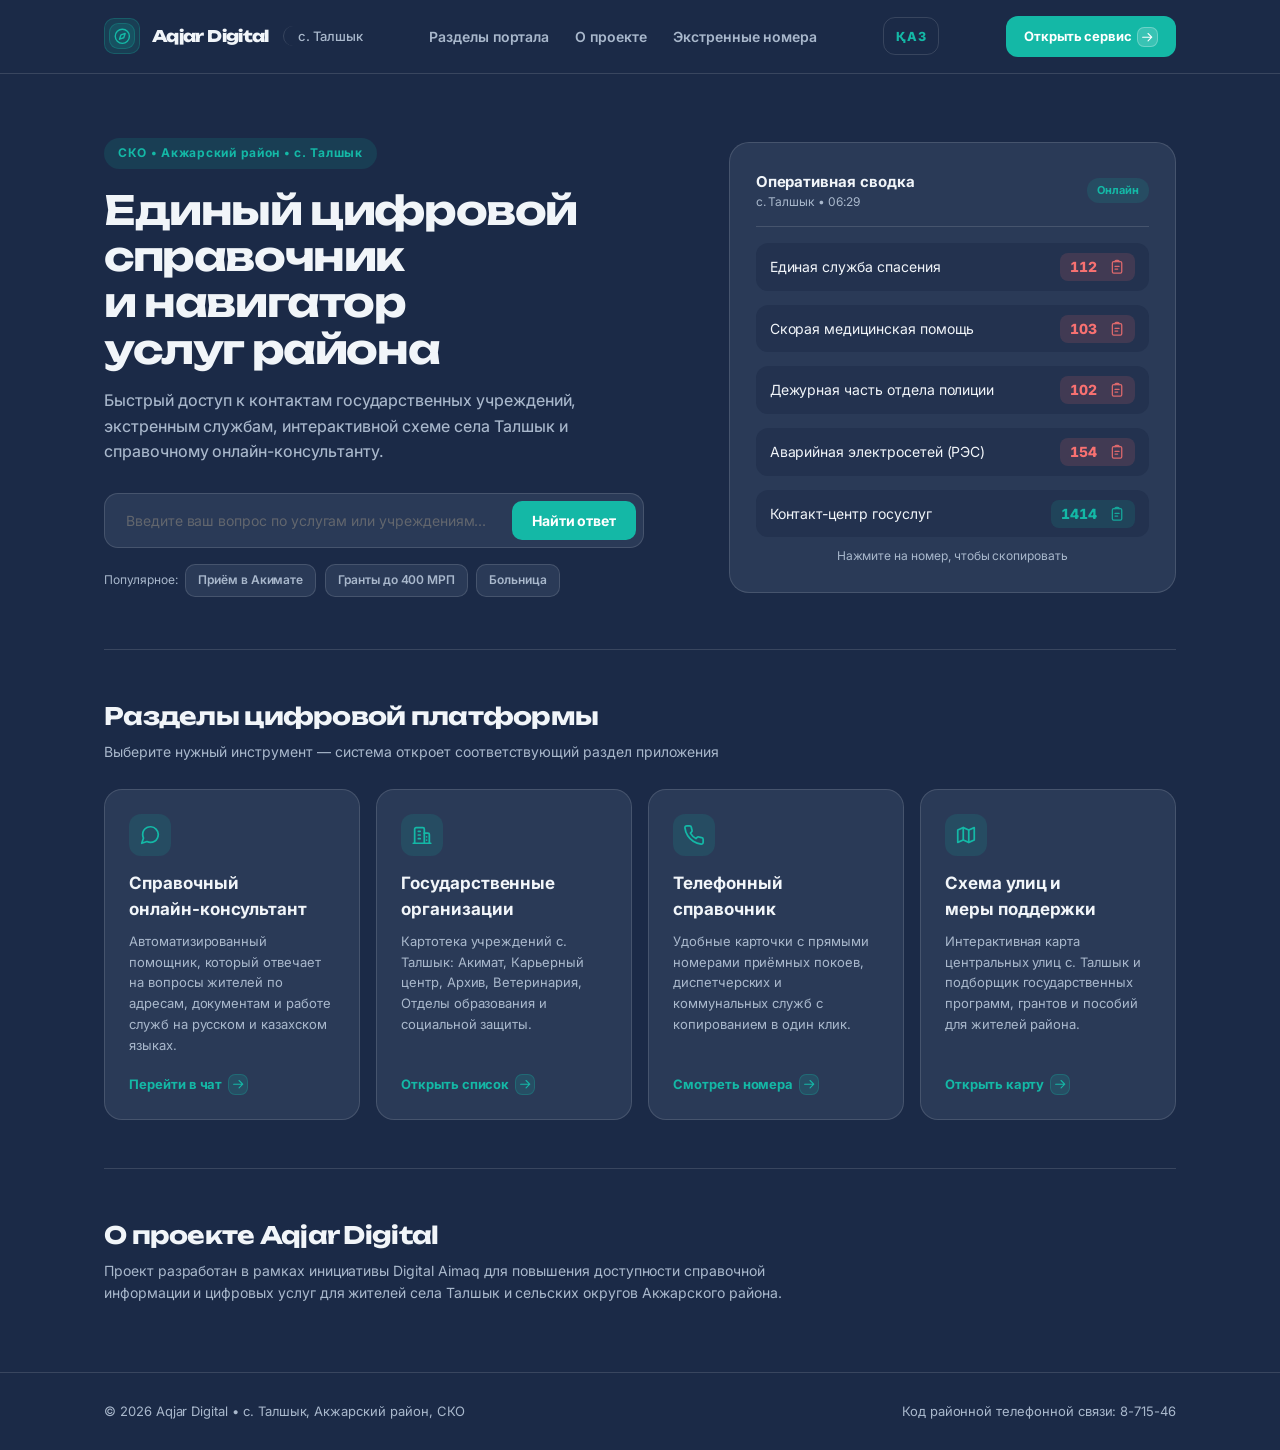
<file: index.html>
<!DOCTYPE html>
<html lang="ru">
<head>
<meta charset="UTF-8">
<meta name="viewport" content="width=device-width, initial-scale=1.0">
<title data-ru="Aqjar Digital — Главный портал с. Талшык и Акжарского района" data-kz="Aqjar Digital — Талшық ауылы мен Ақжар ауданының басты порталы">Aqjar Digital — Главный портал с. Талшык и Акжарского района</title>
<meta name="theme-color" content="#1b2a47">
<link rel="preconnect" href="https://fonts.googleapis.com">
<link rel="preconnect" href="https://fonts.gstatic.com" crossorigin>
<link href="https://fonts.googleapis.com/css2?family=Inter:wght@400;500;600;700;800&family=Tektur:wght@400..900&family=Unbounded:wght@300..900&display=swap" rel="stylesheet">
<style>
  :root {
    --bg: #1b2a47;
    --surface: #2a3a57;
    --surface-hover: #33456a;
    --input-bg: #23324f;
    --border: rgba(255, 255, 255, 0.13);
    --text: #f1f5f9;
    --muted: #a9b8cc;
    --accent: #14b8a6;
    --accent-hover: #0d9488;
    --accent-soft: rgba(20, 184, 166, 0.14);
  }
  * { box-sizing: border-box; margin: 0; padding: 0; font-family: 'Segoe UI', system-ui, sans-serif; }
  body { background-color: var(--bg); color: var(--text); line-height: 1.55; }
  a { text-decoration: none; color: inherit; }

  header { border-bottom: 1px solid var(--border); background-color: var(--bg); position: sticky; top: 0; z-index: 50; }
  .nav { max-width: 1120px; margin: 0 auto; padding: 16px 24px; display: flex; justify-content: space-between; align-items: center; gap: 16px; }
  .logo { display: flex; align-items: center; gap: 12px; font-weight: 800; font-size: 18px; }
  .logo-badge { background-color: var(--accent-soft); color: var(--accent); border: 1px solid rgba(20, 184, 166, 0.25); width: 36px; height: 36px; border-radius: 10px; display: flex; align-items: center; justify-content: center; font-size: 17px; }
  .nav-links { display: flex; gap: 26px; font-size: 14px; color: var(--muted); font-weight: 600; }
  .nav-links a:hover { color: var(--text); }
  .nav-cta { background-color: var(--accent); color: #fff; padding: 10px 18px; border-radius: 12px; font-size: 13px; font-weight: 700; transition: background-color 0.2s; }
  .nav-cta:hover { background-color: var(--accent-hover); }

  .container { max-width: 1120px; margin: 0 auto; padding: 0 24px; }

  .hero { padding: 64px 0 52px; display: grid; grid-template-columns: 1.25fr 0.95fr; gap: 36px; align-items: center; }
  @media (max-width: 860px) { .hero { grid-template-columns: 1fr; padding: 40px 0; } .nav-links { display: none; } }
  .region-tag { display: inline-block; font-size: 12px; font-weight: 700; color: var(--accent); background-color: var(--accent-soft); padding: 6px 14px; border-radius: 20px; margin-bottom: 18px; }
  .hero h1 { font-size: 40px; font-weight: 800; line-height: 1.18; letter-spacing: -0.4px; margin-bottom: 16px; }
  .hero p { font-size: 16px; color: var(--muted); margin-bottom: 28px; max-width: 530px; }

  .search-box { display: flex; gap: 8px; background-color: var(--surface); border: 1px solid var(--border); padding: 7px; border-radius: 14px; max-width: 540px; margin-bottom: 16px; }
  .search-box input { flex: 1; background-color: transparent; border: none; color: var(--text); padding: 10px 14px; font-size: 14px; outline: none; }
  .search-box button { background-color: var(--accent); color: #fff; border: none; padding: 11px 20px; border-radius: 10px; font-size: 14px; font-weight: 700; cursor: pointer; white-space: nowrap; transition: background-color 0.2s; }
  .search-box button:hover { background-color: var(--accent-hover); }
  .quick-tags { display: flex; gap: 8px; flex-wrap: wrap; align-items: center; font-size: 12px; color: var(--muted); }
  .quick-tags a { background-color: var(--surface); border: 1px solid var(--border); padding: 6px 12px; border-radius: 10px; transition: border-color 0.15s, color 0.15s; }
  .quick-tags a:hover { border-color: var(--accent); color: var(--text); }

  .summary-card { background-color: var(--surface); border: 1px solid var(--border); border-radius: 20px; padding: 26px; display: flex; flex-direction: column; gap: 14px; }
  .sum-head { display: flex; justify-content: space-between; align-items: center; border-bottom: 1px solid var(--border); padding-bottom: 14px; margin-bottom: 2px; }
  .sum-row { display: flex; justify-content: space-between; align-items: center; font-size: 14px; padding: 10px 14px; background-color: var(--input-bg); border-radius: 12px; }
  .sos-num { font-weight: 800; color: #f87171; background-color: rgba(248, 113, 113, 0.14); padding: 3px 10px; border-radius: 8px; }
  .info-num { font-weight: 800; color: var(--accent); background-color: var(--accent-soft); padding: 3px 10px; border-radius: 8px; }

  .section { padding: 48px 0; border-top: 1px solid var(--border); }
  .sec-title { font-size: 24px; font-weight: 800; margin-bottom: 6px; }
  .sec-sub { font-size: 14px; color: var(--muted); margin-bottom: 26px; }
  .grid { display: grid; grid-template-columns: repeat(auto-fit, minmax(250px, 1fr)); gap: 16px; }
  .card { background-color: var(--surface); border: 1px solid var(--border); border-radius: 18px; padding: 24px; display: flex; flex-direction: column; justify-content: space-between; gap: 18px; transition: transform 0.2s, background-color 0.2s, border-color 0.2s; }
  .card:hover { transform: translateY(-2px); background-color: var(--surface-hover); border-color: rgba(20, 184, 166, 0.4); }
  .c-icon { width: 42px; height: 42px; border-radius: 12px; background-color: var(--accent-soft); color: var(--accent); display: flex; align-items: center; justify-content: center; font-size: 20px; margin-bottom: 14px; }
  .card h3 { font-size: 17px; margin-bottom: 8px; }
  .card p { font-size: 13px; color: var(--muted); }
  .c-link { font-size: 13px; font-weight: 700; color: var(--accent); }

  footer { border-top: 1px solid var(--border); padding: 28px 0; margin-top: 20px; font-size: 13px; color: var(--muted); }
  .foot-flex { display: flex; justify-content: space-between; align-items: center; flex-wrap: wrap; gap: 12px; }
  .grid { grid-template-columns: repeat(auto-fit, minmax(min(250px, 100%), 1fr)); }
  .about-text { font-size: 14px; color: var(--muted); max-width: 720px; }
  html, body { overflow-x: hidden; }
  button.sos-num, button.info-num { border: 0; cursor: pointer; font-size: inherit; line-height: inherit; display: inline-flex; align-items: center; gap: 6px; }
  .sos-num svg.ic, .info-num svg.ic { background: none; box-shadow: none; padding: 0; width: 1em; height: 1em; vertical-align: -.15em; opacity: .85; }
  .copy-hint { font-size: 12px; color: var(--muted); text-align: center; margin-top: -4px; }
  .toast { position: fixed; left: 50%; bottom: 28px; transform: translate(-50%, 16px); background: #10b981; color: #fff; padding: 10px 18px; border-radius: 12px; font-size: 13px; font-weight: 700; z-index: 999; opacity: 0; pointer-events: none; transition: opacity .2s ease, transform .2s ease; max-width: calc(100vw - 32px); text-align: center; }
  .toast.show { opacity: 1; transform: translate(-50%, 0); }
  .hero > div, .grid > .card, .summary-card { min-width: 0; }
  .search-box input { min-width: 0; width: 100%; }
  @media (max-width: 560px) {
    .nav { padding: 12px 16px; gap: 10px; }
    .logo { font-size: 16px; gap: 8px; }
    .logo-place { display: none; }
    .nav-cta { padding: 9px 12px; font-size: 12px; white-space: nowrap; }
    .container { padding: 0 16px; }
    .hero { padding: 28px 0 32px; gap: 24px; }
    .hero h1 { font-size: 27px; }
    .hero p { font-size: 15px; margin-bottom: 20px; }
    .search-box input { min-width: 0; padding: 10px 8px; }
    .search-box button { padding: 11px 14px; }
    .summary-card { padding: 18px; }
    .sum-row { font-size: 13px; gap: 8px; }
    .section { padding: 36px 0; }
    .sec-title { font-size: 21px; }
    .card { padding: 18px; }
    .foot-flex { flex-direction: column; align-items: flex-start; }
  }
</style>
<link rel="stylesheet" href="polish.css">
</head>
<body>

<header>
  <div class="nav">
    <div class="logo">
      <a class="logo-main" href="#" onclick="event.preventDefault();window.scrollTo({top:0,behavior:'smooth'})">
        <div class="logo-badge">🧭</div>
        <div class="logo-name">Aqjar Digital</div>
      </a>
      <a class="logo-place" href="app.html?tab=r3" data-ru="с. Талшык" data-kz="Талшық а.">с. Талшык</a>
    </div>
    <nav class="nav-links">
      <a href="#services" data-ru="Разделы портала" data-kz="Портал бөлімдері">Разделы портала</a>
      <a href="#about" data-ru="О проекте" data-kz="Жоба туралы">О проекте</a>
      <a href="app.html?tab=r2" data-ru="Экстренные номера" data-kz="Шұғыл нөмірлер">Экстренные номера</a>
    </nav>
    <button type="button" id="langQ" class="lang-q" onclick="aqSetLang(window.aqLang==='kz'?'ru':'kz')" data-noi18n="1" title="Тіл / Язык">ҚАЗ</button>
    <a href="app.html" class="nav-cta" data-ru="Открыть сервис →" data-kz="Қызметті ашу →">Открыть сервис →</a>
  </div>
</header>

<main class="container">
  <section class="hero">
    <div>
      <div class="region-tag" data-ru="СКО • Акжарский район • с. Талшык" data-kz="СҚО • Ақжар ауданы • Талшық а.">СКО • Акжарский район • с. Талшык</div>
      <h1 data-ru="Единый цифровой справочник и навигатор услуг района" data-kz="Ауданның бірыңғай цифрлық анықтамалығы және қызметтер навигаторы">Единый цифровой справочник и навигатор услуг района</h1>
      <p data-ru="Быстрый доступ к контактам государственных учреждений, экстренным службам, интерактивной схеме села Талшык и справочному онлайн-консультанту." data-kz="Мемлекеттік мекемелердің байланыстарына, шұғыл қызметтерге, Талшық ауылының интерактивті сызбасына және анықтамалық онлайн-кеңесшіге жылдам қол жеткізу.">Быстрый доступ к контактам государственных учреждений, экстренным службам, интерактивной схеме села Талшык и справочному онлайн-консультанту.</p>

      <div class="search-box">
        <input type="text" id="hubQ" placeholder="Введите ваш вопрос по услугам или учреждениям..." data-ph-ru="Введите ваш вопрос по услугам или учреждениям..." data-ph-kz="Қызметтер немесе мекемелер туралы сұрағыңызды жазыңыз..." onkeydown="if(event.key==='Enter')goChat()">
        <button type="button" onclick="goChat()" data-ru="Найти ответ" data-kz="Жауап табу">Найти ответ</button>
      </div>

      <div class="quick-tags">
        <span data-ru="Популярное:" data-kz="Танымал:">Популярное:</span>
        <a href="app.html?ask=График приёма граждан в Акимате Акжарского района" data-href-ru="app.html?ask=График приёма граждан в Акимате Акжарского района" data-href-kz="app.html?ask=Ақжар ауданы әкімдігінде азаматтарды қабылдау кестесі" data-ru="Приём в Акимате" data-kz="Әкімдіктегі қабылдау">Приём в Акимате</a>
        <a href="app.html?ask=Как оформить грант до 400 МРП в Карьерном центре" data-href-ru="app.html?ask=Как оформить грант до 400 МРП в Карьерном центре" data-href-kz="app.html?ask=Мансап орталығында 400 АЕК-ке дейінгі грантты қалай рәсімдеуге болады" data-ru="Гранты до 400 МРП" data-kz="400 АЕК-ке дейінгі гранттар">Гранты до 400 МРП</a>
        <a href="app.html?ask=Телефоны регистратуры и приёмного покоя больницы в Талшыке" data-href-ru="app.html?ask=Телефоны регистратуры и приёмного покоя больницы в Талшыке" data-href-kz="app.html?ask=Талшықтағы аурухананың тіркеу орны мен қабылдау бөлімінің телефондары" data-ru="Больница" data-kz="Аурухана">Больница</a>
      </div>
    </div>

    <div class="summary-card">
      <div class="sum-head">
        <div>
          <b style="font-size:15px" data-ru="Оперативная сводка" data-kz="Жедел мәлімет">Оперативная сводка</b>
          <div style="font-size:12px;color:var(--muted)" id="hubClock">с. Талшык • Загрузка времени...</div>
        </div>
        <span style="font-size:11px;font-weight:700;color:var(--accent);background-color:var(--accent-soft);padding:4px 10px;border-radius:12px">Онлайн</span>
      </div>
      <div class="sum-row"><span data-ru="Единая служба спасения" data-kz="Бірыңғай құтқару қызметі">Единая служба спасения</span><button type="button" class="sos-num" onclick="cp('112')" aria-label="112">112 📋</button></div>
      <div class="sum-row"><span data-ru="Скорая медицинская помощь" data-kz="Жедел медициналық жәрдем">Скорая медицинская помощь</span><button type="button" class="sos-num" onclick="cp('103')" aria-label="103">103 📋</button></div>
      <div class="sum-row"><span data-ru="Дежурная часть отдела полиции" data-kz="АПБ кезекші бөлімі">Дежурная часть отдела полиции</span><button type="button" class="sos-num" onclick="cp('102')" aria-label="102">102 📋</button></div>
      <div class="sum-row"><span data-ru="Аварийная электросетей (РЭС)" data-kz="Электр желілерінің апаттық қызметі (АЭЖ)">Аварийная электросетей (РЭС)</span><button type="button" class="sos-num" onclick="cp('154')" aria-label="154">154 📋</button></div>
      <div class="sum-row"><span data-ru="Контакт-центр госуслуг" data-kz="Мемлекеттік қызметтер байланыс орталығы">Контакт-центр госуслуг</span><button type="button" class="info-num" onclick="cp('1414')" aria-label="1414">1414 📋</button></div>
      <div class="copy-hint" data-ru="Нажмите на номер, чтобы скопировать" data-kz="Көшіру үшін нөмірді басыңыз">Нажмите на номер, чтобы скопировать</div>
    </div>
  </section>

  <section class="section" id="services">
    <h2 class="sec-title" data-ru="Разделы цифровой платформы" data-kz="Цифрлық платформа бөлімдері">Разделы цифровой платформы</h2>
    <p class="sec-sub" data-ru="Выберите нужный инструмент — система откроет соответствующий раздел приложения" data-kz="Қажетті құралды таңдаңыз — жүйе қолданбаның сәйкес бөлімін ашады">Выберите нужный инструмент — система откроет соответствующий раздел приложения</p>

    <div class="grid">
      <a href="app.html?tab=r1" class="card">
        <div>
          <div class="c-icon">💬</div>
          <h3 data-ru="Справочный онлайн-консультант" data-kz="Анықтамалық онлайн-кеңесші">Справочный онлайн-консультант</h3>
          <p data-ru="Автоматизированный помощник, который отвечает на вопросы жителей по адресам, документам и работе служб на русском и казахском языках." data-kz="Тұрғындардың мекенжайлар, құжаттар және қызметтердің жұмысы туралы сұрақтарына орыс және қазақ тілдерінде жауап беретін автоматтандырылған көмекші.">Автоматизированный помощник, который отвечает на вопросы жителей по адресам, документам и работе служб на русском и казахском языках.</p>
        </div>
        <div class="c-link" data-ru="Перейти в чат →" data-kz="Чатқа өту →">Перейти в чат →</div>
      </a>

      <a href="app.html?tab=r3" class="card">
        <div>
          <div class="c-icon">🏢</div>
          <h3 data-ru="Государственные организации" data-kz="Мемлекеттік ұйымдар">Государственные организации</h3>
          <p data-ru="Картотека учреждений с. Талшык: Акимат, Карьерный центр, Архив, Ветеринария, Отделы образования и социальной защиты." data-kz="Талшық ауылы мекемелерінің картотекасы: Әкімдік, Мансап орталығы, Архив, Ветеринария, білім және әлеуметтік қорғау бөлімдері.">Картотека учреждений с. Талшык: Акимат, Карьерный центр, Архив, Ветеринария, Отделы образования и социальной защиты.</p>
        </div>
        <div class="c-link" data-ru="Открыть список →" data-kz="Тізімді ашу →">Открыть список →</div>
      </a>

      <a href="app.html?tab=r2" class="card">
        <div>
          <div class="c-icon">📞</div>
          <h3 data-ru="Телефонный справочник" data-kz="Телефон анықтамалығы">Телефонный справочник</h3>
          <p data-ru="Удобные карточки с прямыми номерами приёмных покоев, диспетчерских и коммунальных служб с копированием в один клик." data-kz="Қабылдау бөлмелерінің, диспетчерлік және коммуналдық қызметтердің тікелей нөмірлері бар ыңғайлы карточкалар — бір басумен көшіру.">Удобные карточки с прямыми номерами приёмных покоев, диспетчерских и коммунальных служб с копированием в один клик.</p>
        </div>
        <div class="c-link" data-ru="Смотреть номера →" data-kz="Нөмірлерді көру →">Смотреть номера →</div>
      </a>

      <a href="app.html?tab=r3" class="card">
        <div>
          <div class="c-icon">🗺️</div>
          <h3 data-ru="Схема улиц и меры поддержки" data-kz="Көшелер сызбасы және қолдау шаралары">Схема улиц и меры поддержки</h3>
          <p data-ru="Интерактивная карта центральных улиц с. Талшык и подборщик государственных программ, грантов и пособий для жителей района." data-kz="Талшық ауылы орталық көшелерінің интерактивті картасы және аудан тұрғындарына арналған мемлекеттік бағдарламалар, гранттар мен жәрдемақылар іріктегіші.">Интерактивная карта центральных улиц с. Талшык и подборщик государственных программ, грантов и пособий для жителей района.</p>
        </div>
        <div class="c-link" data-ru="Открыть карту →" data-kz="Картаны ашу →">Открыть карту →</div>
      </a>
    </div>
  </section>

  <section class="section" id="about">
    <h2 class="sec-title" data-ru="О проекте Aqjar Digital" data-kz="Aqjar Digital жобасы туралы">О проекте Aqjar Digital</h2>
    <p class="about-text" data-ru="Проект разработан в рамках инициативы Digital Aimaq для повышения доступности справочной информации и цифровых услуг для жителей села Талшык и сельских округов Акжарского района." data-kz="Жоба Талшық ауылы мен Ақжар ауданының ауылдық округтері тұрғындары үшін анықтамалық ақпарат пен цифрлық қызметтердің қолжетімділігін арттыру мақсатында Digital Aimaq бастамасы аясында әзірленді.">Проект разработан в рамках инициативы Digital Aimaq для повышения доступности справочной информации и цифровых услуг для жителей села Талшык и сельских округов Акжарского района.</p>
  </section>
</main>

<footer>
  <div class="container foot-flex">
    <div data-ru="© 2026 Aqjar Digital • с. Талшык, Акжарский район, СКО" data-kz="© 2026 Aqjar Digital • Талшық а., Ақжар ауданы, СҚО">© 2026 Aqjar Digital • с. Талшык, Акжарский район, СКО</div>
    <div data-ru="Код районной телефонной связи: 8-715-46" data-kz="Аудандық телефон байланысының коды: 8-715-46">Код районной телефонной связи: 8-715-46</div>
  </div>
</footer>

<div class="toast" id="toast" role="status" aria-live="polite"></div>

<script>
var toastTimer;
function showToast(msg) {
  var t = document.getElementById("toast");
  if (!t) return;
  t.textContent = msg;
  t.classList.add("show");
  clearTimeout(toastTimer);
  toastTimer = setTimeout(function() { t.classList.remove("show"); }, 1800);
}
// копирование номера: современный способ + запасной (для http:// и старых браузеров)
function cp(v) {
  var kz = window.aqLang === "kz";
  var done = function() { showToast((kz ? "✓ Көшірілді: " : "✓ Скопировано: ") + v); };
  var fallback = function() {
    var a = document.createElement("textarea");
    a.value = v;
    a.setAttribute("readonly", "");
    a.style.cssText = "position:fixed;top:0;left:0;opacity:0;font-size:16px";
    document.body.appendChild(a);
    a.select();
    a.setSelectionRange(0, v.length);
    var ok = false;
    try { ok = document.execCommand("copy"); } catch (e) {}
    document.body.removeChild(a);
    if (ok) done(); else showToast((kz ? "Көшіру мүмкін болмады: " : "Не удалось скопировать: ") + v);
  };
  if (navigator.clipboard && window.isSecureContext) navigator.clipboard.writeText(v).then(done, fallback);
  else fallback();
}
function goChat() {
  var el = document.getElementById("hubQ");
  var v = el ? el.value.trim() : "";
  location.href = "app.html" + (v ? "?ask=" + encodeURIComponent(v) : "?tab=r1");
}
function hubTick() {
  var el = document.getElementById("hubClock");
  if (!el) return;
  var d = new Date(Date.now() + 5 * 3600 * 1000); // Казахстан UTC+5
  var p = function(n) { return String(n).padStart(2, "0"); };
  el.textContent = (window.aqLang === "kz" ? "Талшық а. • " : "с. Талшык • ") + p(d.getUTCHours()) + ":" + p(d.getUTCMinutes());
}
hubTick();
setInterval(hubTick, 30000);
document.addEventListener("aqi18n", hubTick);
</script>
<script src="icons.js"></script>
<script src="i18n.js"></script>
</body>
</html>
</file>
<file: polish.css>
/* polish.css — шрифты, типографика, анимации кнопок и подложки иконок.

   Шрифты (все из Google Fonts, подключены в <head> app.html и index.html):
     • Unbounded — главные заголовки и надпись «Aqjar AI»   → --font-display
     • Tektur    — карточки справочника и погода            → --font-tech
     • Inter     — весь остальной текст и запасной шрифт     → --font
   Если в шрифте нет какой-то казахской буквы (Ә Ғ Қ Ң Ө Ұ Ү Һ І), браузер возьмёт только эту
   букву из Inter — «квадратиков» не будет. Для казахского языка (html[lang="kk"]) размеры
   дисплейных шрифтов уменьшены, т.к. казахские слова длиннее. */

:root {
  --font: 'Inter', system-ui, -apple-system, 'Segoe UI', Roboto, 'Helvetica Neue', Arial, 'Noto Sans', sans-serif;
  --font-display: 'Unbounded', 'Inter', system-ui, -apple-system, 'Segoe UI', Roboto, Arial, sans-serif;
  --font-tech: 'Tektur', 'Inter', system-ui, -apple-system, 'Segoe UI', Roboto, Arial, sans-serif;
}

*, *::before, *::after { font-family: var(--font); }

html {
  -webkit-font-smoothing: antialiased;
  -moz-osx-font-smoothing: grayscale;
  text-rendering: optimizeLegibility;
  font-synthesis: none;
}
body { font-weight: 400; letter-spacing: -0.003em; font-kerning: normal; }

/* =====================================================================
   1. UNBOUNDED — главные заголовки и «Aqjar AI»
   ===================================================================== */
.brand, .top-brand, .logo-name,
.hb-title, .hero h1, .sec-title,
#p2 h2, #p3 h2, #p4 h2, .rv-wrap h2,
.lv-head h3, .gm-box h3, .rt-box h3, .org-gis-side h3, .rv-box h3, #gvTitle, .gv-bar h3 {
  font-family: var(--font-display) !important;
  text-wrap: balance;
  overflow-wrap: break-word;
}
.hb-title, .hero h1 {
  font-weight: 700;
  letter-spacing: -0.035em;
  line-height: 1.16;
  font-size: clamp(22px, 2.5vw, 30px);
}
.hero h1 { font-size: clamp(28px, 3.5vw, 40px); }
.sec-title { font-weight: 700; letter-spacing: -0.03em; font-size: clamp(20px, 2.1vw, 24px); }
#p2 h2, #p3 h2, .rv-wrap h2 {
  font-weight: 700; letter-spacing: -0.03em; font-size: 19px; line-height: 1.25;
}
.lv-head h3, .gm-box h3, .rt-box h3, .org-gis-side h3, .rv-box h3, #gvTitle, .gv-bar h3 {
  font-weight: 650; letter-spacing: -0.025em; font-size: 16px; line-height: 1.3;
}

/* надпись Aqjar AI */
.brand {
  font-size: 21px; font-weight: 800; letter-spacing: -0.04em; color: var(--ac);
  cursor: pointer; width: fit-content; transform-origin: left center;
  display: inline-flex; align-items: center; gap: .1em;
}
.top-brand {
  font-weight: 800 !important; letter-spacing: -0.04em; font-size: 16px !important;
  cursor: pointer; display: inline-block; transform-origin: left center;
}
.logo { cursor: pointer; transform-origin: left center; }
.logo > div:last-child { font-weight: 800; letter-spacing: -0.04em; font-size: 16px; }

/* =====================================================================
   2. TEKTUR — карточки справочника и прогноз погоды
   ===================================================================== */
#p2 .card, #p2 .card *,
#p2 .akzhar-slide, #p2 .akzhar-slide *,
#p2 .cards p,
.w-card, .w-card * {
  font-family: var(--font-tech) !important;
}
#p2 .card h3, #p2 .card-title { font-weight: 700; letter-spacing: 0; }
#p2 .card p, #p2 .card-extra, #p2 .card-footer { font-weight: 500; letter-spacing: .01em; }
#p2 .ph, #p2 .card-number, #p2 .card-extra strong { font-weight: 700; letter-spacing: .02em; }
#p2 .card-number { font-size: 36px; font-weight: 800; letter-spacing: 0; }
#p2 .card-badge { font-weight: 700; letter-spacing: .1em; }
#p2 .btn { font-weight: 700; letter-spacing: .03em; }
.w-temp { font-weight: 800; letter-spacing: 0; font-size: 26px; }
.w-desc { font-weight: 600; letter-spacing: .02em; }
.w-wind { font-weight: 500; letter-spacing: .02em; }

/* =====================================================================
   3. КАЗАХСКИЙ ЯЗЫК: те же шрифты, но подогнаны под длинные слова и свои буквы
   ===================================================================== */
html[lang="kk"] .brand, html[lang="kk"] .top-brand, html[lang="kk"] .logo > div:last-child { letter-spacing: -0.03em; }
html[lang="kk"] .hb-title { font-size: clamp(19px, 2.1vw, 25px); letter-spacing: -0.03em; line-height: 1.22; font-weight: 650; }
html[lang="kk"] .hero h1 { font-size: clamp(24px, 3vw, 34px); letter-spacing: -0.03em; line-height: 1.2; font-weight: 650; }
html[lang="kk"] .sec-title { font-size: clamp(18px, 1.9vw, 22px); font-weight: 650; line-height: 1.25; }
html[lang="kk"] #p2 h2, html[lang="kk"] #p3 h2, html[lang="kk"] .rv-wrap h2 { font-size: 16.5px; font-weight: 650; }
html[lang="kk"] .lv-head h3, html[lang="kk"] .gm-box h3, html[lang="kk"] .rt-box h3,
html[lang="kk"] .org-gis-side h3, html[lang="kk"] .rv-box h3,
html[lang="kk"] #gvTitle, html[lang="kk"] .gv-bar h3 { font-size: 14.5px; font-weight: 600; line-height: 1.35; }
/* Tektur: чуть компактнее и без растяжки, чтобы длинные казахские строки не вылезали из карточек */
html[lang="kk"] #p2 .card h3, html[lang="kk"] #p2 .card-title { font-size: 14.5px; line-height: 1.25; }
html[lang="kk"] #p2 .card p, html[lang="kk"] #p2 .card-extra, html[lang="kk"] #p2 .card-footer { letter-spacing: 0; }
html[lang="kk"] #p2 .card-badge { letter-spacing: .05em; font-size: 9.5px; }
html[lang="kk"] #p2 .card-extra { font-size: 11.5px; }
html[lang="kk"] #p2 .btn { letter-spacing: 0; }
html[lang="kk"] .w-desc, html[lang="kk"] .w-wind { letter-spacing: 0; }
html[lang="kk"] #p2 .card *, html[lang="kk"] #p2 .akzhar-slide *, html[lang="kk"] .w-card * { overflow-wrap: anywhere; }

@media (max-width: 768px) {
  .hb-title { font-size: 20px; }
  .hero h1 { font-size: 25px; }
  .brand { font-size: 19px; }
  html[lang="kk"] .hb-title { font-size: 17.5px; }
  html[lang="kk"] .hero h1 { font-size: 22px; }
}

/* =====================================================================
   4. ОСТАЛЬНАЯ ТИПОГРАФИКА
   ===================================================================== */
h1, h2, h3 { text-wrap: balance; }
h3 { font-weight: 700; }
p, .msg, .hb-sub, .sec-sub, .about-text, .rt-sub, .gm-sub, .rv-sub, .card p, .iitem { line-height: 1.6; }
.msg { line-height: 1.55; font-size: 14.5px; }
.hb-sub, .hero p { font-weight: 450; }
.sub, .badge, .lv-time, .rt-sub, .gm-sub { font-weight: 500; }
.top b { letter-spacing: -0.02em; font-weight: 800; }

.tbtn, .btn, .chip, .hb-pchip, .nav-cta, button { letter-spacing: -0.006em; }
.tbtn { font-weight: 600; font-size: 13.5px; }
.btn, .chip, .gm-btn, .rv-btn, .rt-go, .nav-cta { font-weight: 700; }
.chip, .hb-pchip, .quick-tags a { font-weight: 600; }
.badge b { letter-spacing: .08em; font-weight: 800; }
.hb-region, .region-tag, .org-gis-tag { letter-spacing: .06em; font-weight: 700; }

.ph, .card-number, .card-extra strong, .sos-num, .info-num, .hb-sos-btn,
.lv-time, .lv-st, .gm-time, .gm-final, .gm-bar, .w-temp, .w-wind, #hbStatus,
.rt-time, .rt-num, .rv-avg-n {
  font-variant-numeric: tabular-nums;
}
input, textarea, select { letter-spacing: -0.004em; }
input::placeholder, textarea::placeholder { font-weight: 400; opacity: .75; }

.gis-icon .gl { font-family: var(--font) !important; font-weight: 800 !important; letter-spacing: -0.005em; }
.leaflet-container, .leaflet-tooltip, .leaflet-popup-content { font-family: var(--font) !important; }

/* кнопки быстрой смены языка */
.langq, .lang-q {
  background: var(--cd, transparent); border: 1px solid var(--bd, var(--border)); color: var(--ac, var(--accent));
  height: 36px; padding: 0 12px; border-radius: 18px;
  font-size: 12px; font-weight: 800; letter-spacing: .06em; cursor: pointer;
}
.lang-q { height: 38px; border-radius: 12px; font-size: 12.5px; background: transparent; }
.langq:hover { background: var(--ac); color: #fff; border-color: var(--ac); }
.lang-q:hover { background: var(--accent); color: #fff; border-color: var(--accent); }

::selection { background: rgba(20, 184, 166, .35); }
html { scroll-behavior: smooth; }

/* =====================================================================
   5. КНОПКИ «ЖИВЫЕ»: при наведении плавно уменьшаются, при нажатии «вдавливаются»
   ===================================================================== */
button, .btn, .tbtn, .chip, .hb-pchip, .quick-tags a, .nav-cta, .nav-links a,
.gear, .langq, .lang-q, .inbtn, .gm-btn, .rv-btn, .rv-star, .rv-del, .rt-go, .rt-chip,
.lv-act, .lv-fbtn, .hb-sos-btn, .gv-b, .gv-chip, .gis-tp-btn, .ph, .sw, .mob-burger,
.brand, .top-brand, .logo, .hb-search button, .search-box button {
  transition:
    transform .38s cubic-bezier(.2, 1.35, .35, 1),
    box-shadow .3s ease, background-color .22s ease, color .22s ease,
    border-color .22s ease, filter .22s ease, opacity .2s ease;
  will-change: transform;
  -webkit-tap-highlight-color: transparent;
}
@media (hover: hover) {
  button:not(:disabled):hover, .btn:hover, .tbtn:hover, .chip:hover, .hb-pchip:hover,
  .quick-tags a:hover, .nav-cta:hover, .nav-links a:hover, .gear:hover, .langq:hover, .lang-q:hover,
  .inbtn:hover, .gm-btn:hover, .rv-btn:hover, .rv-star:hover, .rv-del:hover, .rt-go:hover,
  .rt-chip:hover, .lv-act:hover, .lv-fbtn:hover, .hb-sos-btn:hover, .gv-b:hover, .gv-chip:hover,
  .gis-tp-btn:hover, .ph:hover, .sw:hover, .mob-burger:hover, .brand:hover, .top-brand:hover, .logo:hover {
    transform: scale(.93);
    box-shadow: 0 6px 18px rgba(0, 0, 0, .28), 0 0 0 3px rgba(20, 184, 166, .16);
    filter: brightness(1.08) saturate(1.1);
  }
  .tbtn:hover { transform: scale(.96) translateX(3px); }
  .brand:hover, .top-brand:hover, .logo:hover { box-shadow: none; filter: brightness(1.15); transform: scale(.92); }
}
button:not(:disabled):active, .btn:active, .tbtn:active, .chip:active, .hb-pchip:active,
.quick-tags a:active, .nav-cta:active, .gear:active, .langq:active, .lang-q:active, .inbtn:active,
.gm-btn:active, .rv-btn:active, .rt-go:active, .rt-chip:active, .lv-act:active, .lv-fbtn:active,
.hb-sos-btn:active, .gv-b:active, .gv-chip:active, .gis-tp-btn:active, .ph:active, .sw:active,
.mob-burger:active, .brand:active, .top-brand:active, .logo:active {
  transform: scale(.86);
  transition-duration: .12s;
  box-shadow: none;
  opacity: 1;
}
.brand:focus-visible, .top-brand:focus-visible, .logo:focus-visible, button:focus-visible {
  outline: 2px solid var(--ac, var(--accent)); outline-offset: 3px; border-radius: 10px;
}
@media (prefers-reduced-motion: reduce) {
  button, .btn, .tbtn, .chip, .brand, .top-brand, .logo { transition: none !important; }
  button:hover, .btn:hover, .tbtn:hover, .chip:hover, .brand:hover { transform: none !important; }
  html { scroll-behavior: auto; }
}

/* =====================================================================
   6. ИКОНКИ С ПОДЛОЖКОЙ — чтобы не сливались с фоном
   Подложка и рамка берут цвет самой иконки (currentColor), поэтому одинаково хорошо
   видны на тёмном, светлом, бирюзовом и красном фоне.
   ===================================================================== */
svg.ic {
  box-sizing: content-box;
  width: 1.05em; height: 1.05em;
  padding: .26em;
  border-radius: .55em;
  vertical-align: -.46em;
  background: rgba(148, 163, 184, .2);
  background: color-mix(in srgb, currentColor 16%, transparent);
  box-shadow: inset 0 0 0 1px rgba(148, 163, 184, .28);
  box-shadow: inset 0 0 0 1px color-mix(in srgb, currentColor 26%, transparent);
  stroke-width: 1.9;
}
/* где у иконки уже есть своя плашка — вторую не рисуем */
.hb-cicon svg.ic, .c-icon svg.ic,
button > svg.ic:only-child, .gear svg.ic, .mob-burger svg.ic, .ibar button svg.ic,
.leaflet-container svg.ic {
  background: none; box-shadow: none; padding: 0;
  width: 1.15em; height: 1.15em; vertical-align: -.2em; border-radius: 0;
}
.hb-cicon svg.ic, .c-icon svg.ic { width: 1.1em; height: 1.1em; vertical-align: middle; }
/* иконка погоды — крупная плашка */
.w-icon svg.ic { padding: .3em; border-radius: .6em; width: 1em; height: 1em; vertical-align: middle; }
.sdot { box-shadow: 0 0 0 .2em rgba(148, 163, 184, .2); }

@media (max-width: 768px) {
  .langq { height: 36px; padding: 0 10px; min-width: 44px; }
}

/* =====================================================================
   7. index.html: логотип — две независимые кликабельные зоны
      «Aqjar Digital» (наверх страницы) и «с. Талшык» (карта и организации)
   ===================================================================== */
.logo { cursor: default; display: flex; align-items: center; gap: 14px; }
.logo-main, .logo-place {
  cursor: pointer; border-radius: 10px; transform-origin: left center; will-change: transform;
  transition: transform .38s cubic-bezier(.2, 1.35, .35, 1), filter .22s ease, color .22s ease;
}
.logo-main { display: inline-flex; align-items: center; gap: 12px; }
.logo-name { font-size: 16px; font-weight: 800; letter-spacing: -0.04em; white-space: nowrap; }
.logo-place {
  font-size: 13px; font-weight: 500; color: var(--muted, #a9b8cc); white-space: nowrap;
  padding-left: 14px; border-left: 1px solid var(--border, rgba(255,255,255,.13));
}
@media (hover: hover) {
  /* сам контейнер больше не реагирует — только две его части */
  .logo:hover { transform: none; filter: none; box-shadow: none; }
  .logo-main:hover { transform: scale(.95); filter: brightness(1.15); }
  .logo-place:hover { transform: scale(.95); color: var(--text, #f1f5f9); }
}
.logo:active { transform: none; filter: none; }
.logo-main:active, .logo-place:active { transform: scale(.88); transition-duration: .12s; }
.logo-main:focus-visible, .logo-place:focus-visible { outline: 2px solid var(--accent, #14b8a6); outline-offset: 3px; }
html[lang="kk"] .logo-name { letter-spacing: -0.03em; }
@media (max-width: 560px) { .logo { gap: 8px; } }

/* =====================================================================
   8. СПРАВОЧНИК («Важные службы»): одинаковые карточки и одинаковые «чипы» с номерами
      заголовок → пояснение → номер (всегда на одной линии) → кнопка на всю ширину
   ===================================================================== */
#p2 .grid .card {
  flex-direction: column; align-items: stretch; justify-content: space-between;
  flex-wrap: nowrap; gap: 12px; padding: 16px;
}
#p2 .grid .card > div:first-child {
  flex: 1 1 auto; min-width: 0; display: flex; flex-direction: column; gap: 3px;
}
#p2 .grid .card h3 { margin: 0; font-size: 15px; line-height: 1.25; }
#p2 .grid .card p  { margin: 0; line-height: 1.4; }
#p2 .grid .card > div:first-child > :nth-last-child(2) { margin-bottom: 8px; }

/* номер: один и тот же размер/вид у всех, всегда в одну строку, прижат к низу блока */
#p2 .grid .card .ph {
  margin-top: auto; align-self: flex-start;
  display: inline-flex; align-items: center; gap: 8px;
  min-height: 30px; padding: 4px 11px; border-radius: 8px;
  white-space: nowrap; font-size: 13px; line-height: 1;
}
/* иконка копирования внутри номера — без собственной плашки, чтобы не торчала */
#p2 .grid .card .ph svg.ic {
  background: none; box-shadow: none; padding: 0; border-radius: 0;
  width: 1.05em; height: 1.05em; vertical-align: 0; opacity: .75;
}
#p2 .grid .card .ph:hover svg.ic { opacity: 1; }

/* кнопка «Скопировать» — одной ширины и на одной высоте у всех карточек ряда */
#p2 .grid .card > .btn {
  width: 100%; min-height: 36px; padding: 8px 12px;
  display: inline-flex; align-items: center; justify-content: center; text-align: center;
}

/* =====================================================================
   9. ОЧЕНЬ УЗКИЕ ТЕЛЕФОНЫ (≤ 380px): шапка app.html не должна ломаться
   ===================================================================== */
@media (max-width: 380px) {
  .top-brand { white-space: nowrap; font-size: 15px !important; }
  .top > div:first-child > span { display: none; }        /* «● с. Талшык» — есть в меню и на главной */
  .top > div:last-child { gap: 6px !important; }
  .langq { min-width: 42px; padding: 0 8px; }
  .hb-sos-btn { padding: 4px 8px; }
}
</file>
